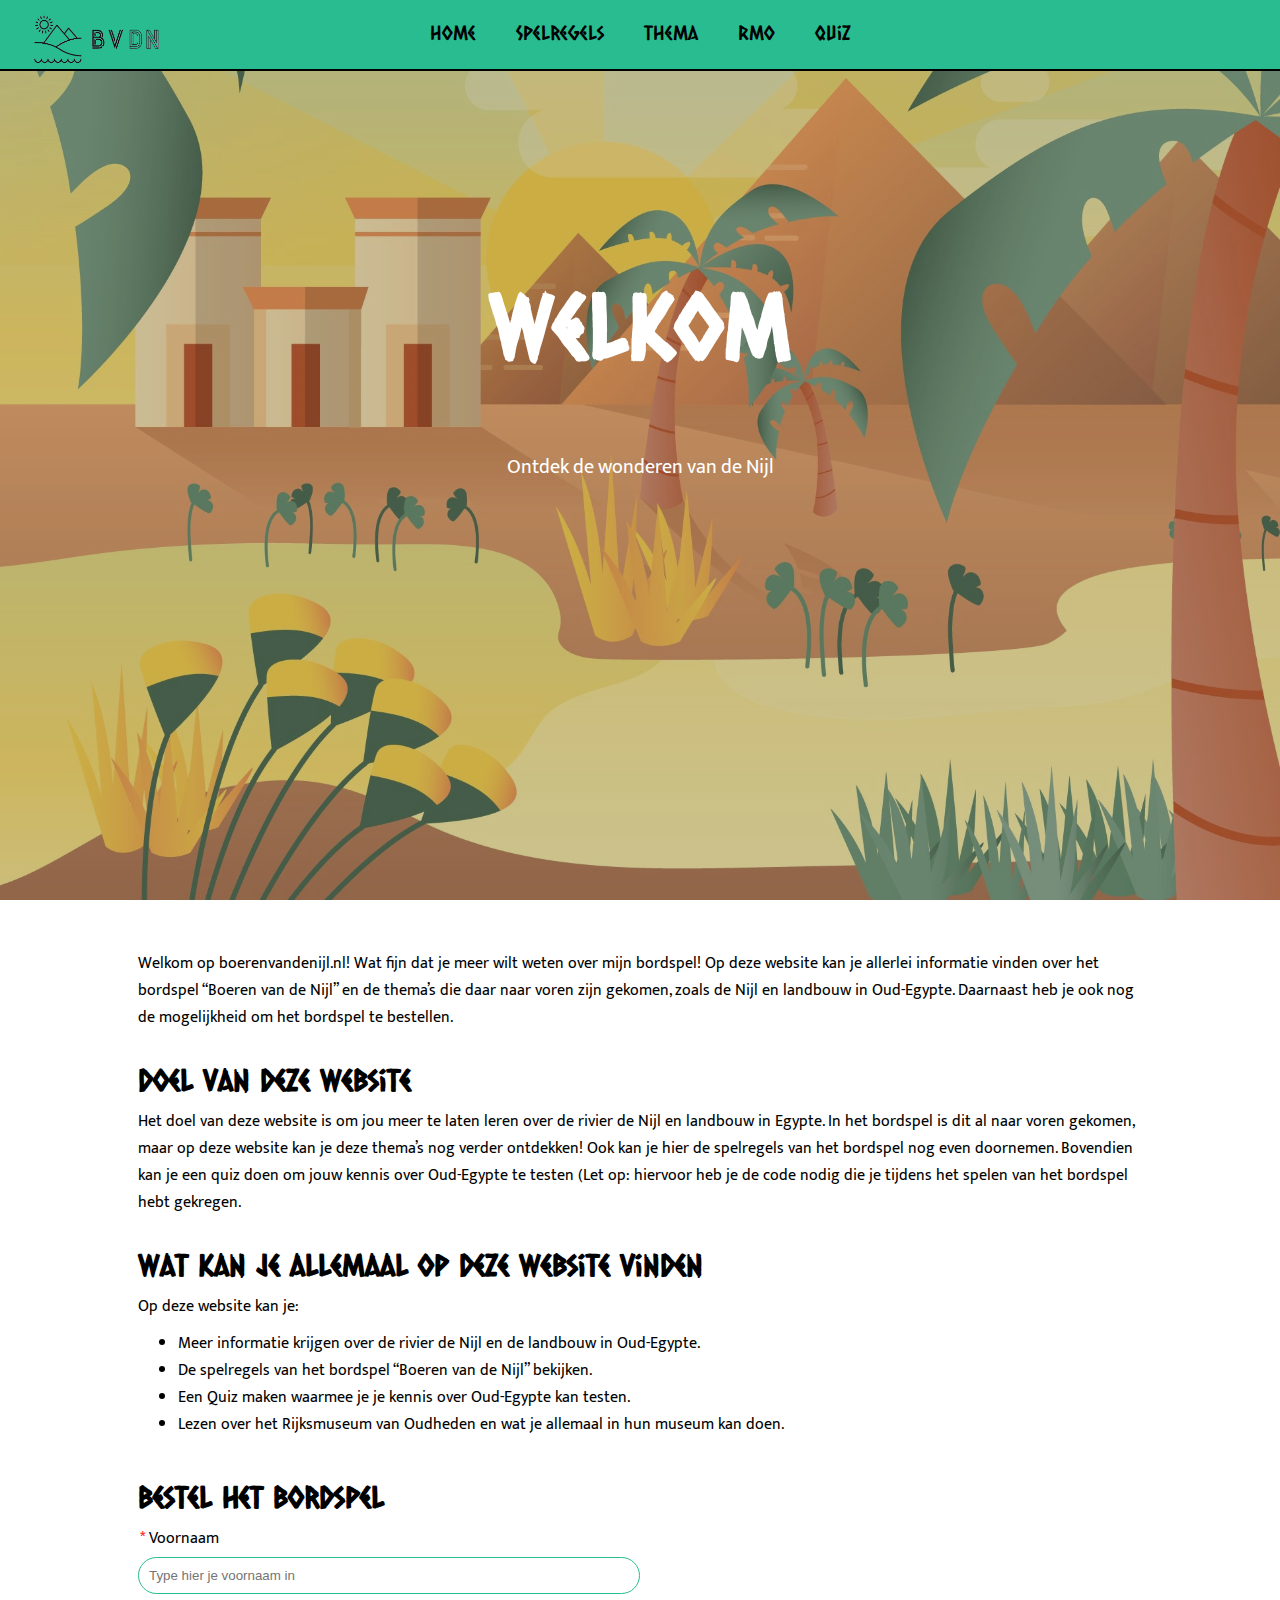
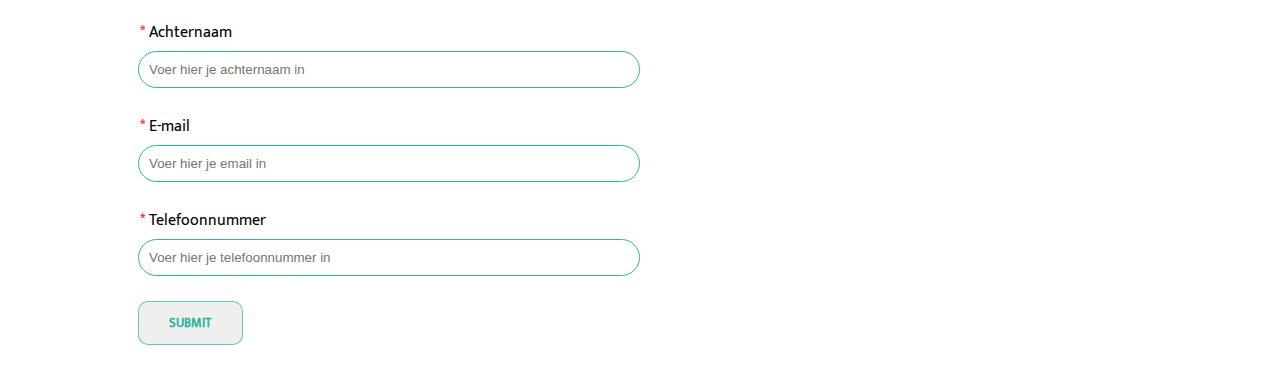
<file: index.html>
<!DOCTYPE html>
<html lang="nl">
<head>
  <meta charset = "utf-8">
  <meta name="viewport" content="width=device-width, initial-scale=1.0">
  <link rel="stylesheet" href="css/style.css">
  <title>Home</title>
</head>
<body>
<header>
  <nav>
    <div class="container">
      <img src="img/logo.png" alt="logo" class="logo">
      <div class="menuicon" id="nav-toggle"></div>
    </div>
    <ul id="nav-menu">
      <li><a href="index.html">Home</a></li>
      <li><a href="spelregels.html">Spelregels</a></li>
      <li><a href="thema.html">Thema</a></li>
      <li><a href="rmo.html">RMO</a></li>
      <li><a href="quiz.html">Quiz</a></li>
    </ul>
  </nav>
  <!-- Ik gebruik hier in div, zodat ik de h1 tag en p tag bij elkaar kan wrappen en samen kan stylen -->
    <div class="introduction">
        <h1 class="intro-title">Welkom</h1>
        <p class="intro-text">Ontdek de wonderen van de Nijl</p>
    </div>
</header>
<main>
<section>
  <article>
    <p>Welkom op boerenvandenijl.nl! Wat fijn dat je meer wilt weten over mijn bordspel! Op deze website kan je allerlei informatie vinden over het bordspel “Boeren van de Nijl” en de thema’s die daar naar voren zijn gekomen, zoals de Nijl en landbouw in Oud-Egypte. Daarnaast heb je ook nog de mogelijkheid om het bordspel te bestellen.</p>
  </article>
  <article>
    <h2>Doel van deze website</h2>
    <p class="intro">Het doel van deze website is om jou meer te laten leren over de rivier de Nijl en landbouw in Egypte. In het bordspel is dit al naar voren gekomen, maar op deze website kan je deze thema’s nog verder ontdekken! Ook kan je hier de spelregels van het bordspel nog even doornemen. Bovendien kan je een quiz doen om jouw kennis over Oud-Egypte te testen (Let op: hiervoor heb je de code nodig die je tijdens het spelen van het bordspel hebt gekregen.</p>
  </article>
  <article>
    <h2>Wat kan je allemaal op deze website vinden</h2>
    <p>Op deze website kan je: </p>
    <ul>
      <li>Meer informatie krijgen over de rivier de Nijl en de landbouw in Oud-Egypte.</li>
      <li>De spelregels van het bordspel “Boeren van de Nijl” bekijken.</li>
      <li>Een Quiz maken waarmee je je kennis over Oud-Egypte kan testen. </li>
      <li>Lezen over het Rijksmuseum van Oudheden en wat je allemaal in hun museum kan doen. </li>
    </ul>
  </article>
</section>
<section class="orderform">
  <h2>Bestel het bordspel</h2>
  <form action="#" method="post">
    <label class="required">
      Voornaam<br />
      <input type="text" name="voornaam" placeholder="Type hier je voornaam in" required/>
    </label>
    <br />
    <label class="required">
      Achternaam<br />
      <input type="text" name="achternaam" placeholder="Voer hier je achternaam in" required/>
   </label>
   <br />
   <label class="required">
     E-mail <br/>
     <input type="email" name="email" placeholder="Voer hier je email in" required/>
   </label>
   <br />
   <label class="required">
     Telefoonnummer<br/>
     <input type="tel" name="phone" placeholder="Voer hier je telefoonnummer in" required/>
   </label>
   <br />
  <input type="submit" class="sendorder"/>
 </form>
</section>
</main>
<script src ="js/main.js"></script>
</body>
</html>
</file>
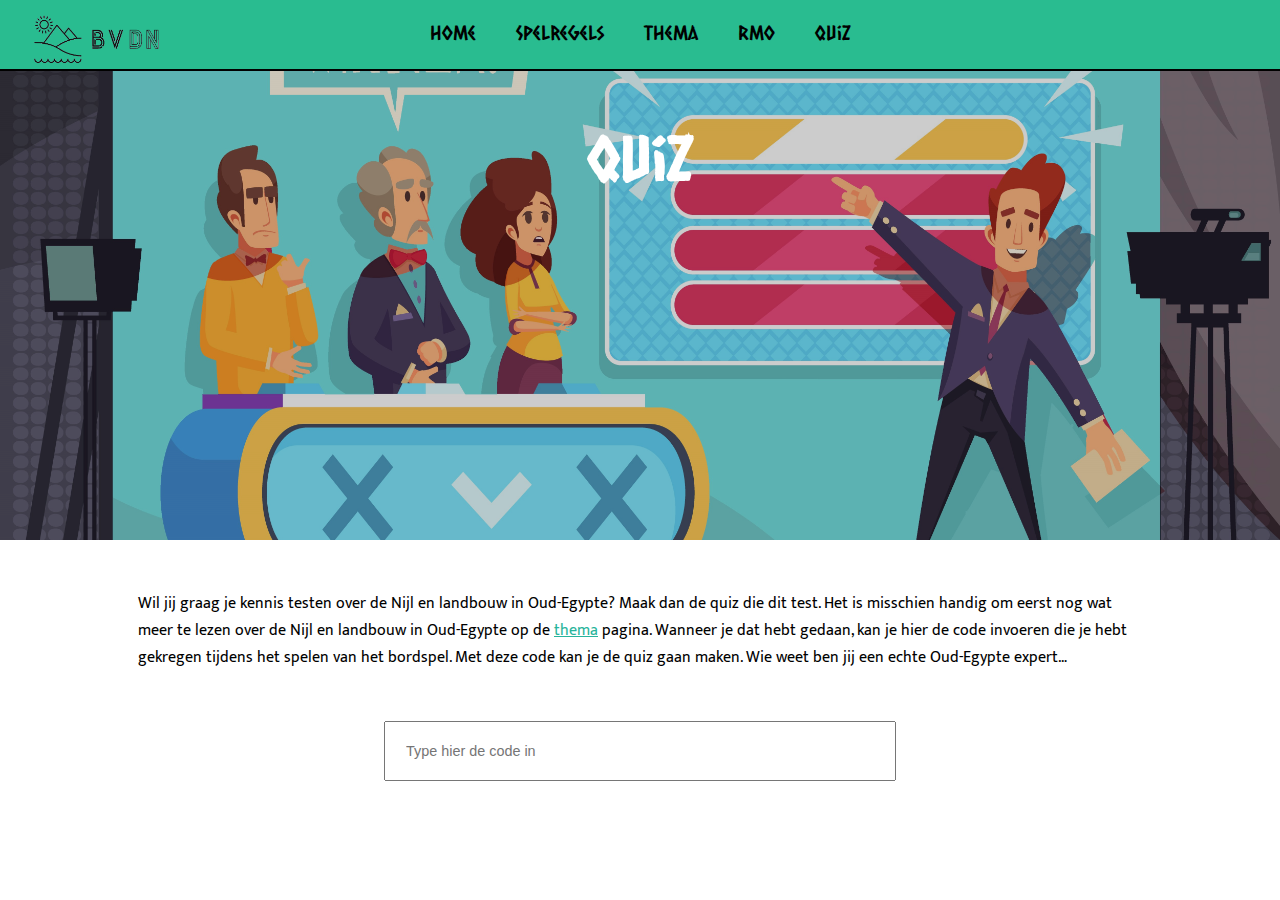
<file: quiz.html>
<!DOCTYPE html>
<html lang="nl">
<head>
  <meta charset = "utf-8">
  <meta name="viewport" content="width=device-width, initial-scale=1.0">
  <link rel="stylesheet" href="css/style.css">
  <title>Home</title>
</head>
<body>
<header>
  <nav>
    <div class="container">
      <img src="img/logo.png" alt="logo" class="logo">
      <div class="menuicon" id="nav-toggle"></div>
    </div>
    <ul id="nav-menu">
      <li><a href="index.html">Home</a></li>
      <li><a href="spelregels.html">Spelregels</a></li>
      <li><a href="thema.html">Thema</a></li>
      <li><a href="rmo.html">RMO</a></li>
      <li><a href="quiz.html">Quiz</a></li>
    </ul>
    </nav>
    <h1 class="quiz-title">Quiz</h1>
</header>
<main>
<section>
    <p>Wil jij graag je kennis testen over de Nijl en landbouw in Oud-Egypte? Maak dan de quiz die dit test. Het is misschien handig om eerst nog wat meer te lezen over de Nijl en landbouw in Oud-Egypte op de <a href="thema.html">thema</a> pagina.  Wanneer je dat hebt gedaan, kan je hier de code invoeren die je hebt gekregen tijdens het spelen van het bordspel. Met deze code kan je de quiz gaan maken. Wie weet ben jij een echte Oud-Egypte expert…</p>
    <div class="codebarWrapper" id="js--codebar">
      <input type="text" class="codebar" id="codebar" placeholder="Type hier de code in">
    </div>
</section>
<section class="quiz">
<form id="quiz-form" name="quiz" class="quiz-form" action="#" method="post">
  <h2>Quiz</h2>
  <fieldset class="questions-wrapper">
    <p class="questions">Wat is de Nijl? </p>
    <input type="radio" class="mc" name="question1" value="rivier">Een rivier <br />
    <input type="radio" class="mc" name = "question1" value="ocean">Een oceaan <br />
    <input type="radio" class="mc" name="question1" value="stad">Een stad<br />
  </fieldset>
  <fieldset class="questions-wrapper">
    <p class="questions">Wie was de god Hapi? </p>
    <input type="radio" class="mc" name="question2" value="onderwereld">Hij was de god van het dodenrijk<br />
    <input type="radio" class="mc" name="question2" value="nijl">Hij was de god van de Nijl<br />
    <input type="radio" class="mc" name="question2" value="zon">Hij was de god van de zon <br />
  </fieldset>
  <fieldset class="questions-wrapper">
    <p class="questions">Hoe lang is de nijl in kilometers </p>
    <input type="radio" class="mc" name="question3" value="200">200 kilometer<br />
    <input type="radio" class="mc" name="question3" value="6650">6650 kilometer<br />
    <input type="radio" class="mc" name="question3" value="18900">18900 kilometer <br />
  </fieldset>
  <fieldset class="questions-wrapper">
    <p class="questions">Welke godin beschermde de Nijl volgens de Egyptenaren </p>
    <input type="radio" class="mc" name="question4" value="satet">Satet<br />
    <input type="radio" class="mc" name="question4" value="isis">Isis<br />
    <input type="radio" class="mc" name="question4" value="hathor">Hathor<br />
  </fieldset>
  <fieldset class="questions-wrapper">
    <p class = "questions">Wat was het belangrijkste gewas in Oud-Egypte?</p>
    <input type="radio" class="mc" name="question6" value="papyrus">Papyrus <br />
    <input type="radio" class="mc" name="question6" value="gerst">Gerst<br />
    <input type="radio" class="mc" name="question6" value="graan">Graan<br />
  </fieldset>
  <fieldset class="questions-wrapper">
    <p class = "questions">In welk continent ligt de Nijl?</p>
    <input type="radio" class="mc" name="question5" value="afrika">Afrika<br />
    <input type="radio" class="mc" name="question5" value="europa">Europa<br />
    <input type="radio" class="mc" name="question5" value="azie">Azië<br />
  </fieldset>
  <fieldset class="questions-wrapper">
     <p class="questions">Waarom was landbouw mogelijk in Oud-Egypte</p>
     <input type="radio" class="mc" name="question7" value="regen">Het regende in Oud-Egypte<br />
     <input type="radio" class="mc" name="question7" value="overstroming">Door de overstroming van de Nijl<br />
     <input type="radio" class="mc" name="question7" value="goden">De goden maakten dit mogelijk<br />
   </fieldset>
   <fieldset class="questions-wrapper">
     <p class = "questions">Wanneer overstroomde de Nijl</p>
     <input type="radio" class="mc" name="question8" value="zomer">Juni tot september<br />
     <input type="radio" class="mc" name="question8" value="herfst">Oktober tot februari<br />
     <input type="radio" class="mc" name="question8" value="lente">Maart tot mei<br />
   </fieldset>
   <fieldset class="questions-wrapper">
     <p class = "questions">Wanneer begon het zaaiseizoen?</p>
     <input type="radio" class="mc" name="question9" value="juli">In juli<br />
     <input type="radio" class="mc" name="question9" value="maart">In maart<br />
     <input type="radio" class="mc" name="question9" value="oktober">In oktober<br />
   </fieldset>
   <fieldset class="questions-wrapper">
     <p class ="questions">Hoe noemde de Egyptenaren het overstromingsseizoen? </p>
     <input type="radio" class="mc" name="question10" value="shemu">Shemu <br />
     <input type="radio" class="mc" name="question10" value="peret">Peret <br />
     <input type="radio" class="mc" name="question10" value="ahket">Ahket<br />
   </fieldset>
   <button class="submit" type="button" onclick="check();">Ik ben klaar!</button>
 </form>
</section>
<!-- Modal pop up nadat je de quiz heb gemaakt -->
  <div class="modal-overlay" id="modal">
    <div class="modalcontent">
      <a class="closebtn" id="closing">X</a>
      <div class="modalbody">
        <p id ="number-correct"></p>
        <p id="message"></p>
      </div>
   </div>
 </div>
</main>
<script src ="js/quizvragen.js"></script>
<script src ="js/main.js"></script>
</body>
</html>
</file>
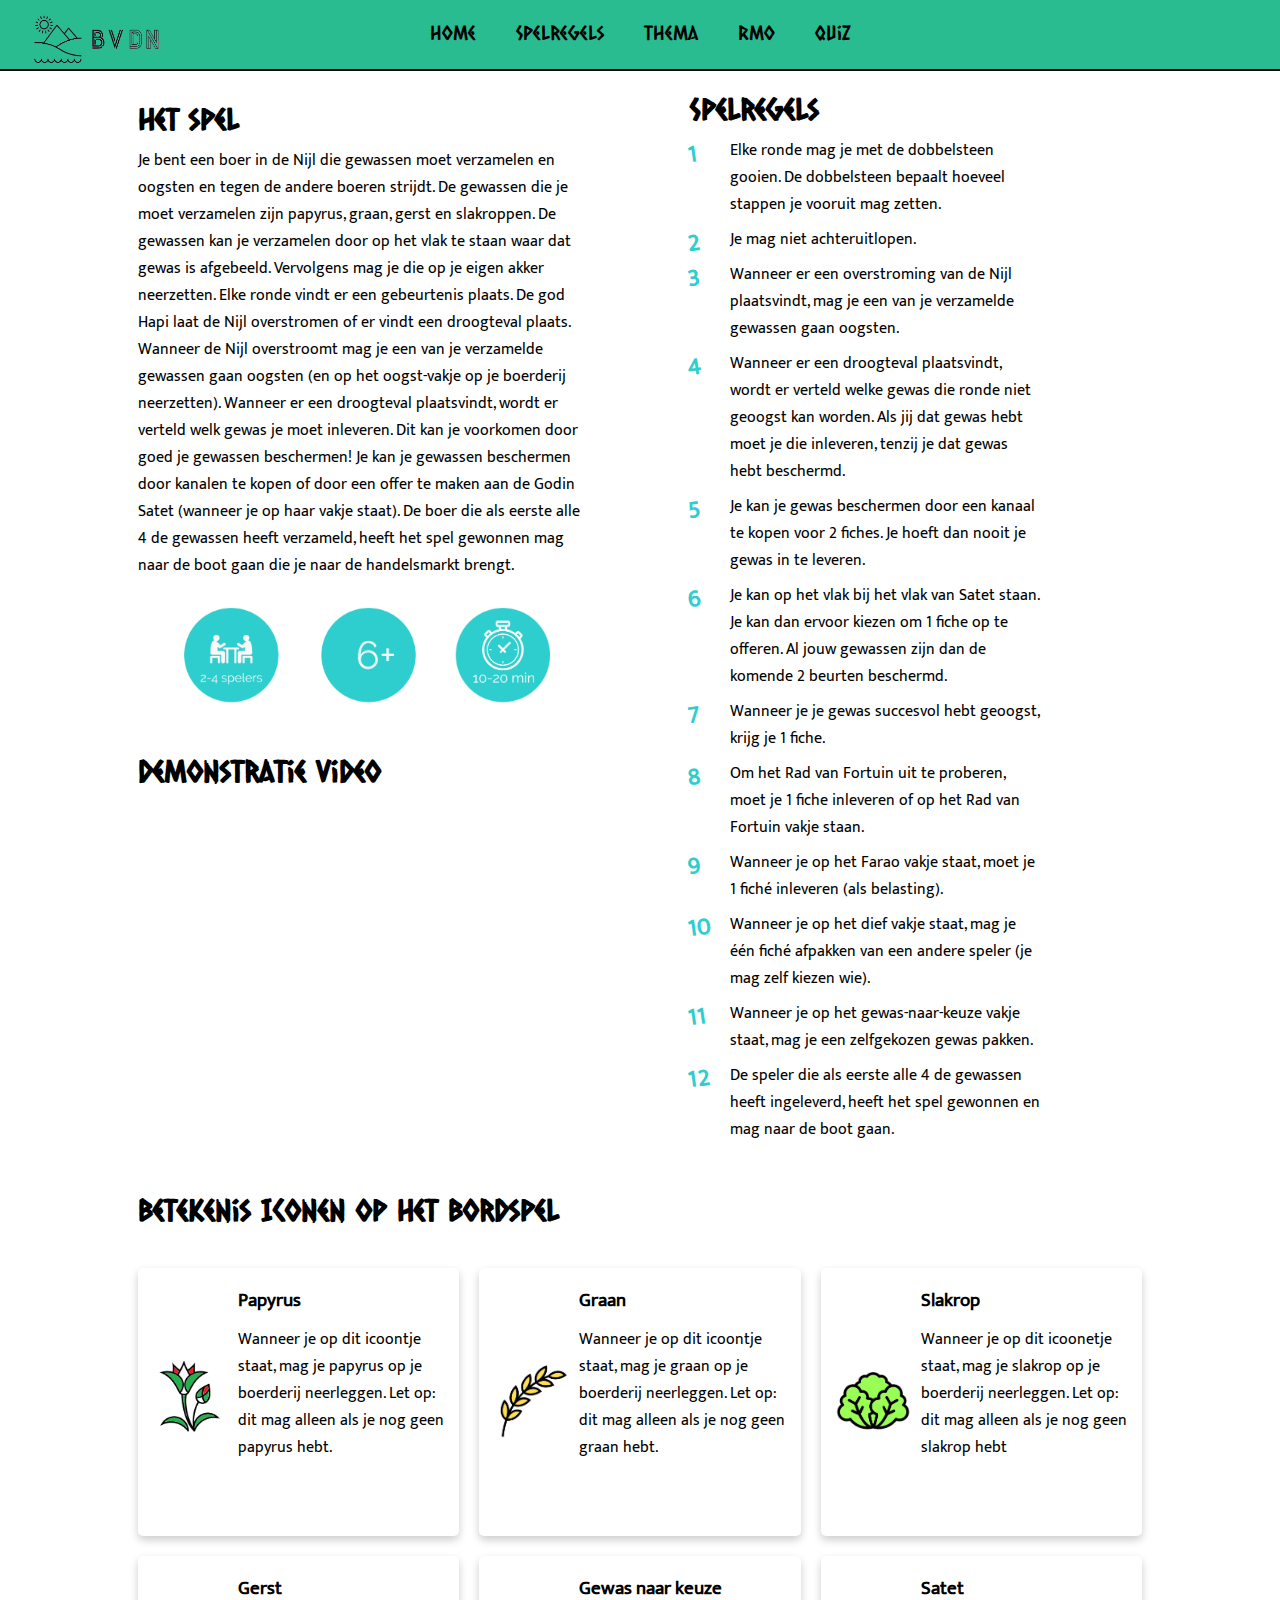
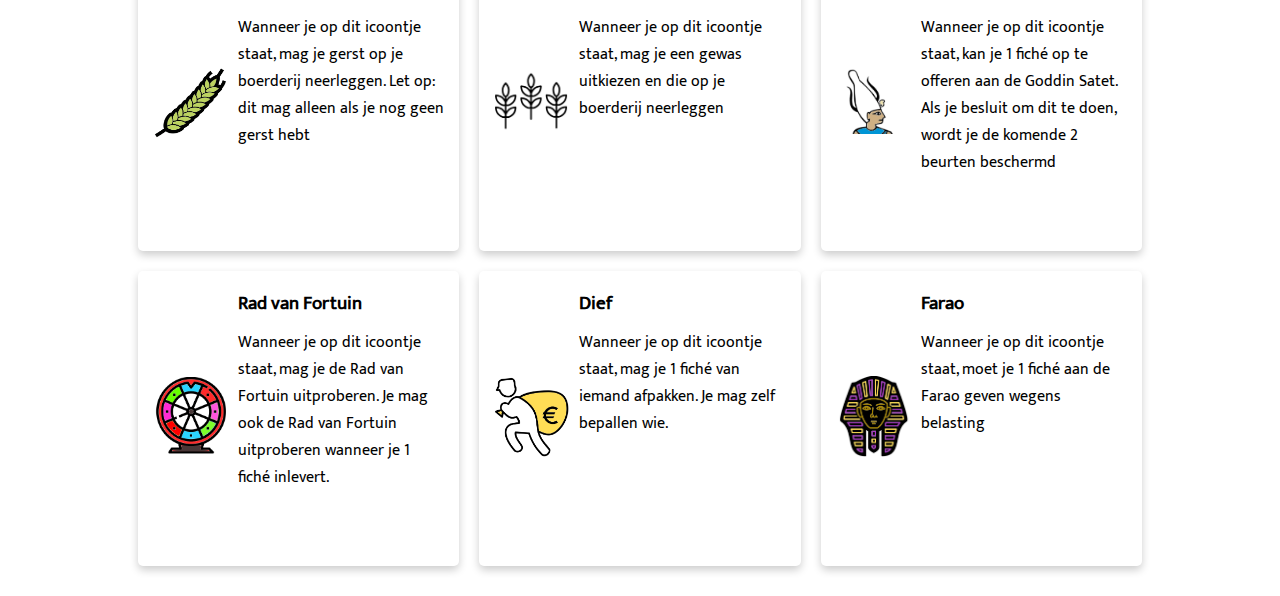
<file: spelregels.html>
<!DOCTYPE html>
<html lang="nl">
<head>
  <meta charset = "utf-8">
  <meta name="viewport" content="width=device-width, initial-scale=1.0">
  <link rel="stylesheet" href="css/style.css">
  <title>Home</title>
</head>
<body>
<header>
  <nav>
    <div class="container">
      <img src="img/logo.png" alt="logo" class="logo">
      <div class="menuicon" id="nav-toggle"></div>
    </div>
    <ul id="nav-menu">
      <li><a href="index.html">Home</a></li>
      <li><a href="spelregels.html">Spelregels</a></li>
      <li><a href="thema.html">Thema</a></li>
      <li><a href="rmo.html">RMO</a></li>
      <li><a href="quiz.html">Quiz</a></li>
    </ul>
  </nav>
</header>
<main>
<!-- ik gebruik hier een div, om de twee secties met elkaar te wrappen, zodat ik ze met grid naast elkaar kan zetten-->
<div class="wrapper">
  <section>
      <article>
        <h2>Het spel</h2>
        <p>Je bent een boer in de Nijl die gewassen moet verzamelen en oogsten en tegen de andere boeren strijdt. De gewassen die je moet verzamelen zijn papyrus, graan, gerst en slakroppen. De gewassen kan je verzamelen door op het vlak te staan waar dat gewas is afgebeeld.  Vervolgens mag je die op je eigen akker neerzetten. Elke ronde vindt er een gebeurtenis plaats. De god Hapi laat de Nijl overstromen of er vindt een droogteval plaats. Wanneer de Nijl overstroomt mag je een van je verzamelde gewassen gaan oogsten (en op het oogst-vakje op je boerderij neerzetten). Wanneer er een droogteval plaatsvindt, wordt er verteld welk gewas je moet inleveren. Dit kan je voorkomen door goed je gewassen beschermen! Je kan je gewassen beschermen door kanalen te kopen of door een offer te maken aan de Godin Satet (wanneer je op haar vakje staat). De boer die als eerste alle 4 de gewassen heeft verzameld, heeft het spel gewonnen mag naar de boot gaan die je naar de handelsmarkt brengt. </p>
        <figure>
          <img src="img/spelspecificaties.png" alt="Spelspecificaties" class="gamespecifications">
        </figure>
      </article>
      <article>
      <h2>Demonstratie video</h2>
      <!-- iframe repsonsive maken -->
      <div class="iframe-video-container">
        <iframe class="responsive-iframe-video" src="https://www.youtube.com/embed/98jzfHNLLqU" allow="accelerometer; autoplay; encrypted-media; gyroscope; picture-in-picture" allowfullscreen></iframe>
      </div>
    </article>
  </section>
  <section>
    <h2>Spelregels</h2>
    <ol>
      <li>Elke ronde mag je met de dobbelsteen gooien. De dobbelsteen bepaalt hoeveel stappen je vooruit mag zetten. </li>
      <li>Je mag niet achteruitlopen.</li>
      <li>Wanneer er een overstroming van de Nijl plaatsvindt, mag je een van je verzamelde gewassen gaan oogsten.</li>
      <li>Wanneer er een droogteval plaatsvindt, wordt er verteld welke gewas die ronde niet geoogst kan worden. Als jij dat gewas hebt moet je die inleveren, tenzij je dat gewas hebt beschermd.</li>
      <li>Je kan je gewas beschermen door een kanaal te kopen voor 2 fiches. Je hoeft dan nooit je gewas in te leveren.  </li>
      <li>Je kan op het vlak bij het vlak van Satet staan. Je kan dan ervoor kiezen om 1 fiche op te offeren. Al jouw gewassen zijn dan de komende 2 beurten beschermd.</li>
      <li>Wanneer je je gewas succesvol hebt geoogst, krijg je 1 fiche.</li>
      <li>Om het Rad van Fortuin uit te proberen, moet je 1 fiche inleveren of op het Rad van Fortuin vakje staan.</li>
      <li>Wanneer je op het Farao vakje staat, moet je 1 fiché inleveren (als belasting).</li>
      <li>Wanneer je op het dief vakje staat, mag je één fiché afpakken van een andere speler (je mag zelf kiezen wie).</li>
      <li>Wanneer je op het gewas-naar-keuze vakje staat, mag je een zelfgekozen gewas pakken.</li>
      <li>De speler die als eerste alle 4 de gewassen heeft ingeleverd, heeft het spel gewonnen en mag naar de boot gaan.</li>
    </ol>
  </section>
</div>
<section>
  <h2>Betekenis Iconen op het bordspel</h2>
  <article class="display-grid">
      <article class="grid-item">
        <figure class="nested-grid">
          <img src="img/iconen/papyrus.png" alt="Papyrus">
        </figure>
        <div class="container-text">
          <h3>Papyrus</h3>
          <p>Wanneer je op dit icoontje staat, mag je papyrus op je boerderij neerleggen. Let op: dit mag alleen als je nog geen papyrus hebt.</p>
        </div>
      </article>
      <article class="grid-item">
        <figure class="nested-grid">
          <img src="img/iconen/graan.png" alt="Graan">
        </figure>
        <div class="container-text">
          <h3>Graan</h3>
          <p>Wanneer je op dit icoontje staat, mag je graan op je boerderij neerleggen. Let op: dit mag alleen als je nog geen graan hebt.</p>
        </div>
      </article>
      <article class="grid-item">
        <figure class="nested-grid">
          <img src="img/iconen/slakrop.png" alt="Slakrop">
        </figure>
        <div class="container-text">
          <h3>Slakrop</h3>
          <p>Wanneer je op dit icoonetje staat, mag je slakrop op je boerderij neerleggen. Let op: dit mag alleen als je nog geen slakrop hebt</p>
        </div>
      </article>
      <article class="grid-item">
        <figure class="nested-grid">
          <img src="img/iconen/gerst.png" alt="Gerst">
        </figure>
        <div class="container-text">
          <h3>Gerst</h3>
          <p>Wanneer je op dit icoontje staat, mag je gerst op je boerderij neerleggen. Let op: dit mag alleen als je nog geen gerst hebt</p>
        </div>
      </article>
      <article class="grid-item">
        <figure class="nested-grid">
          <img src="img/iconen/gewasnaarkeuze.png" alt="Gewas naar keuze">
        </figure>
        <div class="container-text">
          <h3>Gewas naar keuze</h3>
          <p>Wanneer je op dit icoontje staat, mag je een gewas uitkiezen en die op je boerderij neerleggen</p>
        </div>
      </article>
      <article class="grid-item">
        <figure class="nested-grid">
          <img src="img/iconen/satet.png" alt="Satet">
        </figure>
        <div class="container-text">
          <h3>Satet</h3>
          <p>Wanneer je op dit icoontje staat, kan je 1 fiché op te offeren aan de Goddin Satet. Als je besluit om dit te doen, wordt je de komende 2 beurten beschermd</p>
        </div>
      </article>
      <article class="grid-item">
        <figure class="nested-grid">
          <img src="img/iconen/radvanfortuin.png" alt="Rad van Fortuin">
        </figure>
        <div class="container-text">
          <h3>Rad van Fortuin</h3>
          <p> Wanneer je op dit icoontje staat, mag je de Rad van Fortuin uitproberen. Je mag ook de Rad van Fortuin uitproberen wanneer je 1 fiché inlevert.</p>
        </div>
      </article>
      <article class="grid-item">
        <figure class="nested-grid">
          <img src="img/iconen/dief.png" alt="Dief">
        </figure>
        <div class="container-text">
          <h3>Dief</h3>
          <p>Wanneer je op dit icoontje staat, mag je 1 fiché van iemand afpakken. Je mag zelf bepallen wie.</p>
        </div>
      </article>
      <article class="grid-item">
        <figure class="nested-grid">
          <img src="img/iconen/farao.png" alt="Farao">
        </figure>
        <div class="container-text">
          <h3>Farao</h3>
          <p>Wanneer je op dit icoontje staat, moet je 1 fiché aan de Farao geven wegens belasting</p>
        </div>
      </article>
    </article>
  </section>
</main>
<script src ="js/main.js"></script>
</body>
</html>
</file>
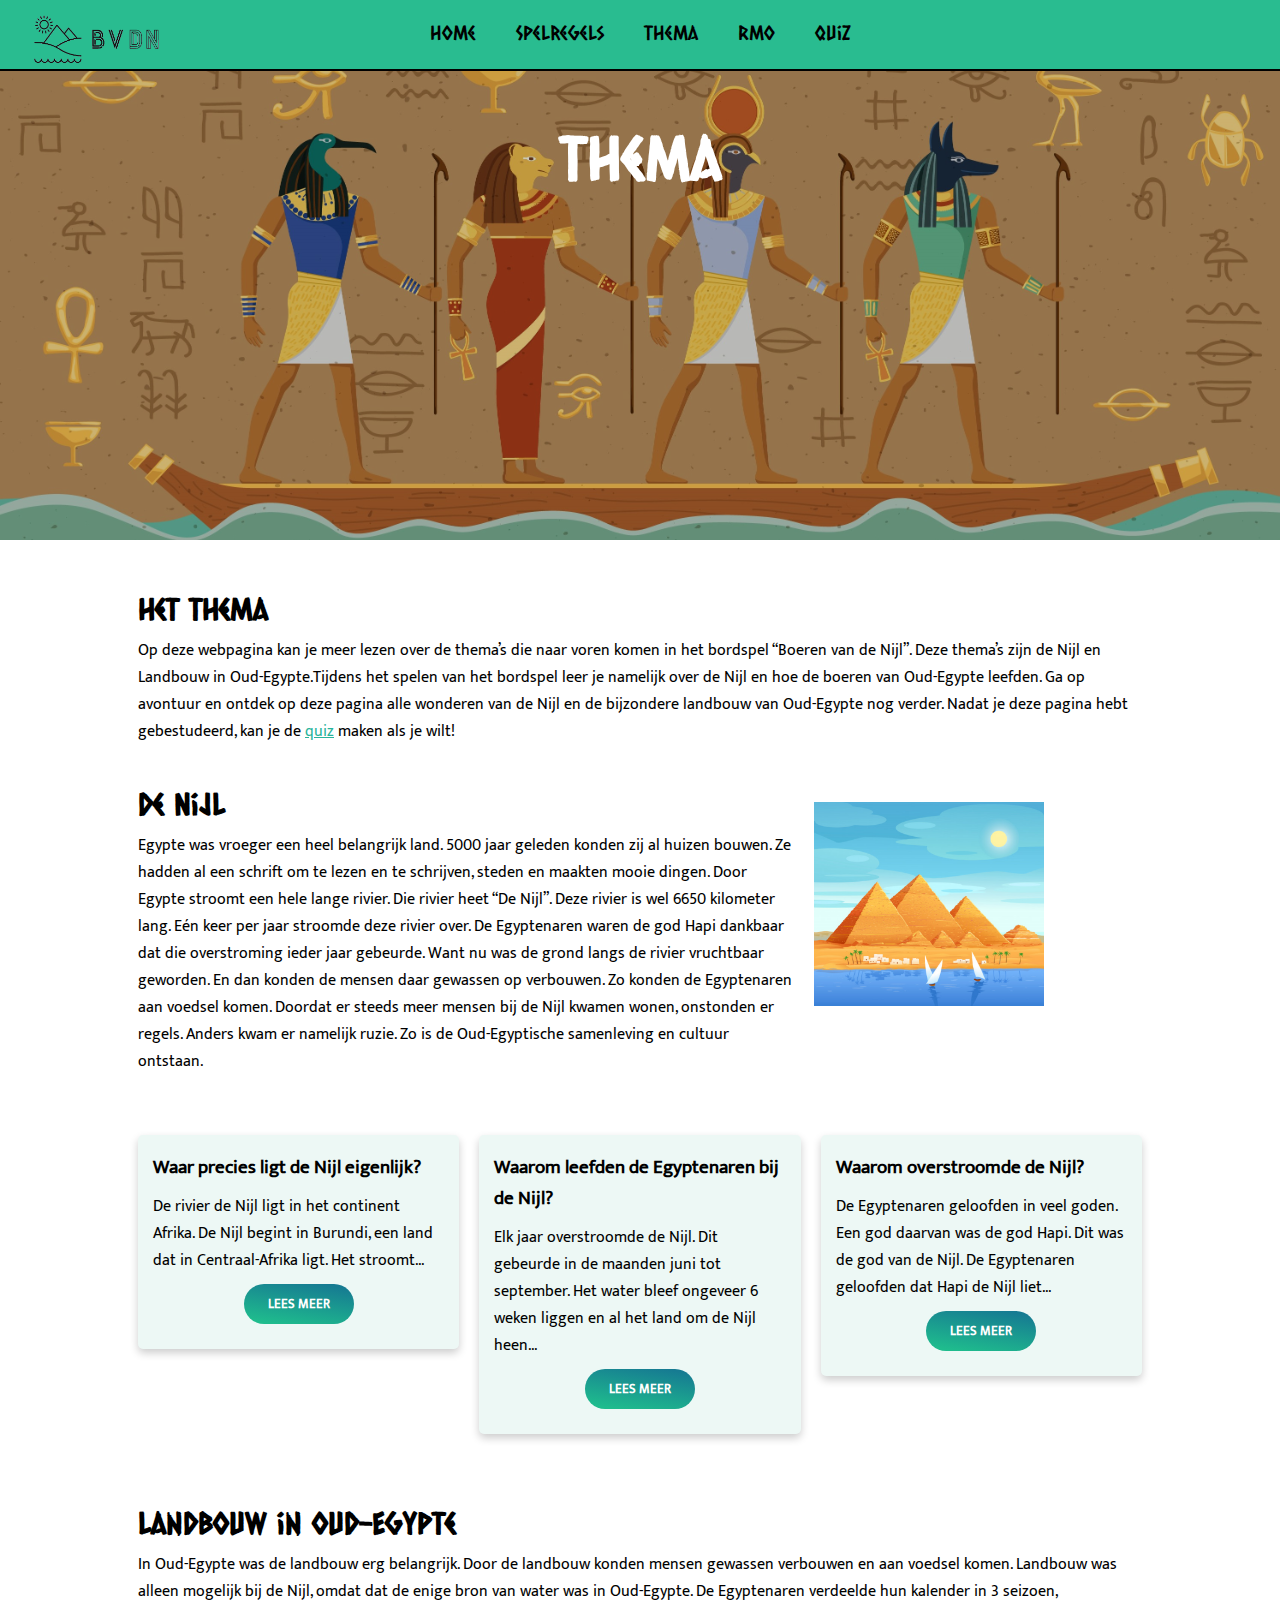
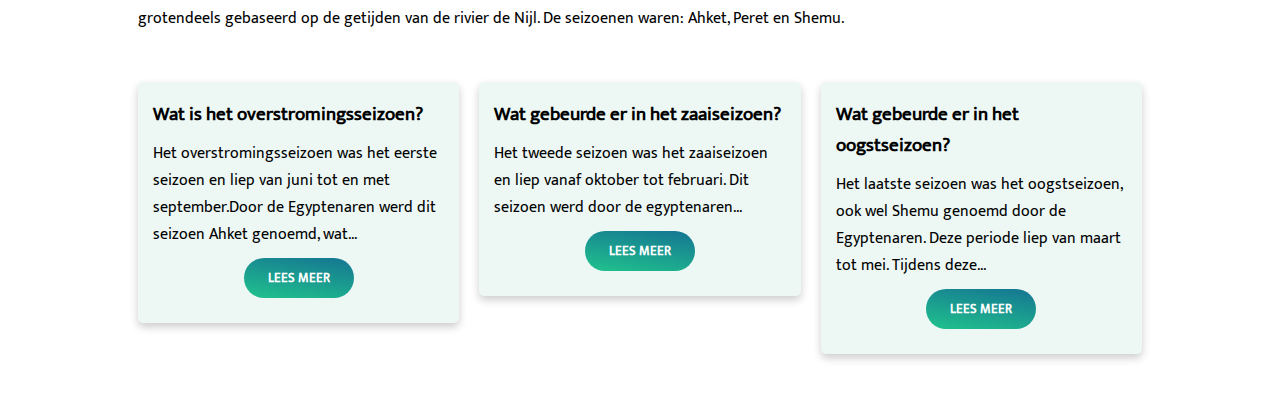
<file: thema.html>
<!DOCTYPE html>
<html lang="nl">
<head>
  <meta charset = "utf-8">
  <meta name="viewport" content="width=device-width, initial-scale=1.0">
  <link rel="stylesheet" href="css/style.css">
  <title>Home</title>
</head>
<body>
<header>
  <nav>
    <div class="container">
      <img src="img/logo.png" alt="logo" class="logo">
      <div class="menuicon" id="nav-toggle"></div>
    </div>
    <ul id="nav-menu">
      <li><a href="index.html">Home</a></li>
      <li><a href="spelregels.html">Spelregels</a></li>
      <li><a href="thema.html">Thema</a></li>
      <li><a href="rmo.html">RMO</a></li>
      <li><a href="quiz.html">Quiz</a></li>
    </ul>
  </nav>
  <h1 class="theme-bg">Thema</h1>
</header>
<main>
  <section>
    <h2>Het thema</h2>
    <p class="intro">Op deze webpagina kan je meer lezen over de thema’s die naar voren komen in het bordspel “Boeren van de Nijl”.  Deze thema’s zijn de Nijl en Landbouw in Oud-Egypte.Tijdens het spelen van het bordspel leer je namelijk over de Nijl en hoe de boeren van Oud-Egypte leefden. Ga op avontuur en ontdek op deze pagina alle wonderen van de Nijl en de bijzondere landbouw van Oud-Egypte nog verder. Nadat je deze pagina hebt gebestudeerd, kan je de <a href="quiz.html">quiz</a> maken als je wilt!</p>
  </section>
  <section>
    <h2>De Nijl</h2>
    <!-- Ik gebruik nog een section, zodat ik de foto en tekst naast elkaar kan stylen op laptop. Op mobiel zijn de foto en tekst onder elkaar-->
    <section class="display-grid-picture">
        <p> Egypte was vroeger een heel belangrijk land. 5000 jaar geleden konden zij al huizen bouwen. Ze hadden al een schrift om te lezen en te schrijven, steden en maakten mooie dingen. Door Egypte stroomt een hele lange rivier. Die rivier heet “De Nijl”.  Deze rivier is wel 6650 kilometer lang. Eén keer per jaar stroomde deze rivier over. De Egyptenaren waren de god Hapi dankbaar dat die overstroming ieder jaar gebeurde. Want nu was de grond langs de rivier vruchtbaar geworden. En dan konden de mensen daar gewassen op verbouwen. Zo konden de Egyptenaren aan voedsel komen. Doordat er steeds meer mensen bij de Nijl kwamen wonen, onstonden er regels. Anders kwam er namelijk ruzie. Zo is de Oud-Egyptische samenleving en cultuur ontstaan.</p>
        <figure>
          <img src="img/themepage-nile.png" class="theme-img-nile" alt="De Nijl">
        </figure>
      </section>
    </section>
  <section class="grid-layout">
    <article id="first-grid-item" class="readmore-grid-item">
      <h3>Waar precies ligt de Nijl eigenlijk?</h3>
        <!-- Ik gebruik in de p tags, meerdere span tags. Dit doe ik omdat ik een span tag gebruik om puntjes te laten zien en om de tekst dat je te zien krijgt als je op de read more button klikt, te groeperen. Ik gebruik span, omdat dit  elementen zijn die dezelfde regel kunnen delen met andere elementen en niet vooraf gegaan en gevolgd worden door de overgang naar een nieuwe regel.-->
      <p>De rivier de Nijl ligt in het continent Afrika. De Nijl begint in Burundi, een land dat in Centraal-Afrika ligt. Het stroomt<span class="dots">...</span><span class="readmore"> door naar Noordoost-Afrika en uiteindelijk stroomt de Nijl door tot Egypte. Tenslotte stroomt de rivier de Middellandse Zee in. De Nijl hielp de Egyptenaren bij de handel. De Nijl was namelijk de snelste en gemakkelijkste manier om van plaats van plaats te reiden in Oud-Egypte. Er werden dus veel producten via de Nijl vervoerd.</span></p>
      <button onclick="readMore('first-grid-item');" class="readmore-btn" type="button">Lees meer</button>
    </article>
    <article id="second-grid-item" class="readmore-grid-item">
      <h3>Waarom leefden de Egyptenaren bij de Nijl?</h3>
      <p>Elk jaar overstroomde de Nijl. Dit gebeurde in de maanden juni tot september. Het water bleef ongeveer 6 weken liggen en al het land om de Nijl heen<span class="dots">...</span> <span class="readmore"> stond onderwater. Dit was het oogstseizoen. Tijdens dat seizoen konden de Egyptenaren niet op land werken. Aan het einde van het oogstseizoen stroomde het water langzaam weer weg. Er werd een vruchtbare grond achter gelaten. De Egyptenaren waar hier heel blij mee, want dan konden ze hun gewassen verbouwen en zo kwamen de Egyptenaren aan voedsel. In Egypte viel er bijna nooit neerslag en daarom was de Nijl de enige bron van water om gewassen te kunnen verbouwen en om aan eten te komen. Hierdoor legden boeren veel akkers langs de Nijl en gingen steeds meer Egyptenaren zich langs de Nijl vestigen. De Nijl werd ook de hoofdroute voor transport en handel in Egypte.</span> </p>
      <button onclick="readMore('second-grid-item');" class="readmore-btn" type="button">Lees meer</button>
    </article>
    <article id="third-grid-item" class="readmore-grid-item">
      <h3>Waarom overstroomde de Nijl?</h3>
      <p>De Egyptenaren geloofden in veel goden. Een god daarvan was de god Hapi. Dit was de god van de Nijl. De Egyptenaren geloofden dat Hapi de Nijl liet<span class="dots">...</span> <span class="readmore"> overstromen. Voor Hapi werden er tempels gebouwd. Hier brachten de Egyptenaren offers (meestal voedsel) en vroegen ze of Hapi de Nijl kon laten overstromen. Nu weten dat de Nijl overstroomde door het regenseizoen Ethiopië dat van eind mei tot begin september duurde.  Als het in Ethiopië regende, kwam er veel regenwater in de Nijl terecht. Hierdoor werd de Nijl steeds breder en breder. Zo breed dat de oevers in Egypte bijna elk jaar overstroomden. </span></p>
      <button onclick="readMore('third-grid-item');" class="readmore-btn" type="button">Lees meer</button>
    </article>
  </section>
 <section>
   <h2>Landbouw in Oud-Egypte</h2>
   <p>In Oud-Egypte was de landbouw erg belangrijk. Door de landbouw konden mensen gewassen verbouwen en aan voedsel komen. Landbouw was alleen mogelijk bij de Nijl, omdat dat de enige bron van water was in Oud-Egypte. De Egyptenaren verdeelde hun kalender in 3 seizoen, grotendeels gebaseerd op de getijden van de rivier de Nijl. De seizoenen waren: Ahket, Peret en Shemu.</p>
   <section class ="grid-layout">
     <article id="fourth-grid-item" class="readmore-grid-item">
       <h3>Wat is het overstromingsseizoen?</h3>
       <p> Het overstromingsseizoen was het eerste seizoen en liep van juni tot en met september.Door de Egyptenaren werd dit seizoen Ahket genoemd, wat<span class="dots">...</span> <span class="readmore"> overstroming betekent. Tijdens deze periode konden de boeren niet werken op het land omdat dit overstroomd was. De boeren onderhielden de dijken en kanalen die de dorpen beschermden tegen het water van de Nijl. Veel boeren hielpen ook mee bij het bouwen van piramides voor de farao. Soms was er te weinig water van de Nijl. De oevers droogden uit. Hierdoor konden de boeren bijna niets zaaien en oogsten en dat betekende dat veel mensen honger hadden. In sommige jaren was er juist te veel water van de Nijl. Boerderijen stonden onder water en hun huizen en stallen gingen kapot. Sommige boeren bouwden een dijk rond hun akkers. Ze maakt een muur van aarde die water tegenhield. Dit maakte het leven langs de Nijl een stuk veiliger. Andere boeren groeven kanalen van de Nijl naar hun akkers toe. Via de kanalen kon het water nu het hele jaar door bij de akkers komen. Ook waren er boeren die grote vijvers maakten. Bij overstromingen kwamen de akkers dan niet onder water te staan, maar liepen de vijvers vol. De boeren goten dan zelf zakken vol water over de akkers. Niet te veel en niet te weinig, precies zoals zij het wilden. De boeren konden het water leiden naar plaatsen waar het niet vanzelf kwam. Dit heet irrigatie.</span> </p>
       <button onclick="readMore('fourth-grid-item');" class="readmore-btn" type="button">Lees meer</button>
     </article>
     <article id="fifth-grid-item" class="readmore-grid-item">
       <h3>Wat gebeurde er in het zaaiseizoen?</h3>
       <p>Het tweede seizoen was het zaaiseizoen en liep vanaf oktober tot februari. Dit seizoen werd door de egyptenaren<span class="dots">...</span><span class="readmore"> Peret genoemd. Na de overstroming van de Nijl, waren de oevers van de Nijl nat en vruchtbaar. Tijdens deze periode zakte het water van de Nijl en begonnen de boeren hun akkers te bewerken. De boeren zaaiden ook hun gewassen in de grond. Boeren verbouwden gewassen zoals tarwe, gerst en papyrus. Daarnaast verbouwden de boeren ook fruit en groenten. Het belangrijkste gewas was <strong>graan</strong>. De Egyptenaren gebruikten graan om brood en pap te maken. Graan werd als eerst verbouwd na het overstromingsseizoen. Nadat graan werd verbouwd, werden andere groenten verbouwd, zoals uien, komkommer, slakroppen en bonen.</span></p>
       <button onclick="readMore('fifth-grid-item');" class="readmore-btn" type="button">Lees meer</button>
     </article>
     <article id="sixth-grid-item" class="readmore-grid-item">
       <h3>Wat gebeurde er in het oogstseizoen?</h3>
       <p>Het laatste seizoen was het oogstseizoen, ook wel Shemu genoemd door de Egyptenaren. Deze periode liep van maart tot mei. Tijdens deze<span class="dots">...</span> <span class="readmore"> periode werden de gewassen die in zaaiseizoen waren geplant verzameld en geoogst. De Egyptenaren bouweden ook dijken en kanalen om hun gewassen te beschermen tegen de Nijl. Dit heet irrigatie.</span> </p>
       <button onclick = "readMore('sixth-grid-item');" class="readmore-btn" type="button">Lees meer</button>
     </article>
   </section>
 </section>
</main>
<script src="js/main.js"></script>
</body>
</html>
</file>
<file: css/style.css>
*{
  margin: 0;
  padding: 0;
  box-sizing: border-box;
}

body {
    animation: fadeInAnimation ease 3s;
    animation-iteration-count: 1;
    animation-fill-mode: forwards;
}

/* algemene dingen stylen*/
main{
  width: 90%;
  margin-left: auto;
  margin-right: auto;
  margin-bottom: 20px;
  padding: 10px 10px;
}

article{
  margin-top: 10px;
  margin-bottom: 30px;
}

section{
  margin-top: 40px;
}

p{
  font-family: 'Mukta';
  margin-bottom: 10px;
}

h1{
  padding-top: 120px;
  font-size: 60px;
  text-align: center;
  color: white;
  font-family: 'Caesar Dressing';
}

h2{
  font-family: 'Caesar Dressing';
  font-size: 23px;
  margin-bottom: 10px;
}

h3{
  font-family: 'Mukta';
  margin-top: 2px;
  margin-bottom: 10px;
}

a{
  font-family: 'Mukta';
  color: #28B49B;
}

button{
  cursor: pointer;
}

ol {
  max-width: 350px;
  counter-reset: my-awesome-counter;
  list-style: none;
  padding-left: 40px;
}
ol li {
  margin: 0 0 8px 0;
  counter-increment: my-awesome-counter;
  font-family: 'Mukta';
  position: relative;
}
ol li::before {
  content: counter(my-awesome-counter);
  font-size: 24px;
  font-weight: bold;
  position: absolute;
  --size: 32px;
  left: calc(-1 * var(--size) - 10px);
  line-height: var(--size);
  width: var(--size);
  height: var(--size);
  transform: rotate(-8deg);
  color: #2ECECE;
}

nav{
  width: 100%;
  display: flex;
  flex-direction: column;
  justify-content: center;
  align-items: center;
  position: fixed;
  z-index: 1;
  background-color:  #29BC90;

}

nav ul{
  max-height: 0;
  text-align: center;
  transition: max-height 0.5s ease-in-out;
  position: relative;
  margin: 0;
  padding: 0;
  list-style: none;
  overflow: hidden;
  flex-direction: column;
  justify-content: center;
  list-style: none;
  padding-left: 0px;
  background-color:  #29BC90;

}

nav ul li{
  width: 75vw;
  padding-top: 10px;
  padding-bottom: 5px;
}

nav ul li a{
  font-size: 20px;
  color: black;
  font-family: 'Caesar Dressing';
  color: black;
  text-decoration: none;
  transition: all 0.8s ease;
}

nav ul li a:hover{
  color: white;
}

#nav-menu.active{
	max-height: 260px;
}

li{
  font-family: 'Mukta';
  width: 75vw;
}

ul{
  padding-left: 40px;
}

form input[type=text], input[type=email], input[type=tel] {
    border: 1.5px solid #29BC90;
    padding: 10px 10px;
    margin-top: 5px;
    margin-bottom: 25px;
    border-radius: 28px;
    width: 90%;
}

label{
  font-family: 'Mukta';
}

/*menuicon stylen*/
/*Ik gebruik dezelfde kleur en achtergrondkleur, omdat ik omdat ik hier de menuicon stijl met before en after. Zonder dezelfde achtergrondkleur en kleur te gebruiken, krijg ik niet een 3 streepjes onder elkaar*/
.menuicon{
  transition: .2s ease-out;
  margin-top: 30px;
  margin-right: 30px;
  background: black;
  color: black;
  height: 3px;
  position: relative;
  width: 25px;
}

.menuicon:after {
  transition: .2s ease-out;
  background: black;
  content: '';
  height: 100%;
  position: absolute;
  width: 100%;
  top: -8px;
}

.menuicon:before {
  transition: .2s ease-out;
  top: 8px;
  background: black;
  content: '';
  /*display: block;*/
  height: 100%;
  position: absolute;
  width: 100%;

}

#nav-toggle.active{
  background: transparent;
}
#nav-toggle.active::before{
  transition: .2s ease-out;
  transform: rotate(45deg);
  top: 0;
}
#nav-toggle.active::after{
  transition: .2s ease-out;
  transform: rotate(-45deg);
  top: 0;
}

.logo{
  margin-top: 20px;
  margin-left: 20px;
  height:  7vh;
}

.container{
  width: 100%;
  display: flex;
  justify-content: space-between;
  border-bottom: 2px solid black;
}

/*Home pagina stylen*/
.introduction{
  background: url('../img/homepage-bg.jpg')   rgba(0, 0, 0, 0.2);
  background-size:cover;
  background-blend-mode: overlay;
  background-repeat: no-repeat;
  background-position: left;
  background-size: cover;
  width: 100%;
  height: 60vh;
  margin-left: 0px;
  margin-right: 0px;
  margin-bottom: 0px;
  padding: 0px 0px;
}

.intro-text{
  text-align: center;
  padding-top: 10px;
  padding-top: 20px;
  text-align: center;
  font-size: 20px;
  color: white;
}

.required::before {
  content: "*";
  color: red;
  margin-left:2px;
}

.sendorder{
  font-family: 'Mukta';
  text-transform: uppercase;
  font-weight: bold;
  padding: 10px 30px;
  border: 1.5px solid rgba(42, 187, 155, 0.7);
  color: #28B49B;
  box-shadow: rgba(42, 187, 155, 0.4) 0px 0px 0px 0px inset;
  transition: all 0.5s ease-in;
  border-radius: 10px;
}

.sendorder:hover{
  color:  #FFF;
  box-shadow: rgba(42, 187, 155, 0.7) 0px 0px 0px 30px inset;
}

/*Spelregels stylen*/
.wrapper{
  margin-top: 80px;
}

.display-grid{
  display: grid;
  grid-template-columns: 1fr;
  grid-template-areas:"grid-item";
 }

.grid-item{
  display: grid;
  grid-template-columns: 1fr 3fr;
  grid-column-gap: 10px;
  grid-template-areas: "figure div";
  margin-top: 30px;
  padding: 15px 15px;
  border-radius: 5px;
  box-shadow: 0 4px 8px 0 rgba(0,0,0,0.2);
}

.nested-grid{
  margin-top: auto;
  margin-bottom: auto;

}

.nested-grid img{
  width: 75px;
}

.grid-item p{
  margin-bottom: 0px;
  padding: 0px;
}

.iframe-video-container{
  position: relative;
  width: 100%;
  overflow: hidden;
  padding-top: 56.25%
}

.responsive-iframe-video{
  position: absolute;
  top: 0;
  left: 0;
  bottom: 0;
  right: 0;
  width: 100%;
  height: 100%;
  border: none;
}

/*RMO pagina stylen*/
.rmo {
  background: url('../img/museum.jpg')   rgba(0, 0, 0, 0.2);
  background-size:cover;
  background-position: center;
  background-blend-mode: overlay;
  background-repeat: no-repeat;
  background-size: cover;
  width: 100%;
  height: 60vh;
  margin-left: 0px;
  margin-right: 0px;
  margin-bottom: 0px;
  padding: 0px 0px;
  text-align: center;
  padding-top: 120px;
}

.grid-rmo{
  display: grid;
  grid-template-columns: 1fr;
  grid-template-areas:"article";
  grid-column-gap: 20px;
  grid-row-gap: 20px;
}

.iframe-maps-container{
  height: 50vh;
}

/*Quiz pagina stylen*/
.gamespecifications{
  width: 100%;
  height: 30%;
  display: block;
  margin-left: auto;
  margin-right: auto;
  margin-top: 10px;
}

.quiz-title{
  background: url('../img/quiz.jpg')   rgba(0, 0, 0, 0.2);
  background-size:cover;
  background-position: center;
  background-blend-mode: overlay;
  background-repeat: no-repeat;
  background-size: cover;
  width: 100%;
  height: 60vh;
  margin-left: 0px;
  margin-right: 0px;
  margin-bottom: 0px;
  padding: 0px 0px;
  text-align: center;
  color: white;
  padding: 120px;
}

.codebarWrapper{
  text-align: center;
}

.codebar{
  padding: 20px;
  margin-top: 40px;
  width: 60vw;
  font-size: 90%;
}

.questions{
  font-weight: bold;
  color: #484848;
  padding: 5px 0px;
  font-size: 18px;
  margin-bottom: 0px;
}

.quiz-form{
  margin-top: 10px;
  position: absolute;
  display: none;
  font-family: 'Mukta';
  position: absolute;
  margin-right: 20px;
}

.questions-wrapper{
  border: none;
  background-color: #D1EAE1;
  padding: 10px 10px;
  width: 100%;
  margin-bottom: 10px;
  border-radius: 5px;
}

.mc{
  margin-left: 5px;
  margin-right: 10px;
}


.iframe-maps-container{
  position: relative;
  width: 100%;
  overflow: hidden;
  padding-top: 56.25%
}

.iframe-responsive-maps{
  position: absolute;
  top: 0;
  left: 0;
  bottom: 0;
  right: 0;
  width: 100%;
  height: 100%;
  border: none;
}

/*Modal in quizpagina stylen*/
.modal-overlay{
  background-color: rgba(0,0,0,0.5);
  position: fixed;
  left: 0;
  top: 0;
  height: 100vh;
  width: 100%;
  display: none;
  justify-content: center;
  align-items: center;
}

.modalbody{
  border: 1px solid #C0C7C6;
  margin-top: 50px;
  padding: 10px;
  margin-left: 0px;
  margin-right: 0px;
}

.modalcontent{
  background-color: #D5F9F4;
  border-radius: 5px;
  text-align: center;
  width: 80%;
  color: black;
}

.closebtn{
  padding: 10px 10px;
  color: black;
  float:right;
  font-size: 25px;
  font-family: 'Mukta';
  padding-right: 10px;
}

.closebtn:hover{
  cursor: pointer;
}

#number-correct{
  font-size: 35px;
  padding-top: 5px;
  font-family: 'Caesar Dressing';
}

#message{
  padding-top: 10px;
}

.submit{
  width: 200px;
    border: 1px solid #2C9273;
    background: none;
    padding: 10px;
    font-size: 20px;
    font-family: 'Mukta';
    cursor: pointer;
    margin-top: 10px;
    transition: 0.8s;
    position: relative;
    overflow: hidden;
    color: #2C9273;
    margin-bottom: 10px;
}

/*Thema pagina*/
.theme-bg{
  background: url('../img/themaachtergrond.jpg')   rgba(0, 0, 0, 0.2);
  background-size:cover;
  background-blend-mode: overlay;
  background-repeat: no-repeat;
  background-position: center;
  background-size: cover;
  width: 100%;
  height: 60vh;
  margin-left: 0px;
  margin-right: 0px;
  margin-bottom: 0px;
  padding: 0px 0px;
  padding-top: 120px;
}

.grid-layout{
  display:grid;
  grid-template-columns: 1fr;
  grid-template-areas:"article";
  grid-column-gap: 20px;
  grid-row-gap: 20px;
}

.display-grid-picture{
  margin-top: 10px;
}

.readmore-grid-item{
  padding: 15px 15px;
  border-radius: 5px;
  box-shadow: 0 4px 8px 0 rgba(0,0,0,0.2);
  background-color: #EDF8F5;
  border-radius: 5px;
}

.readmore-btn{
  text-transform: uppercase;
  display: block;
  margin-bottom: 10px;
  margin-right: auto;
  margin-top: 10px;
  border: none;
  width: 110px;
  height: 40px;
  color: white;
  background: linear-gradient(189.46deg, #167B92 8.58%, #1FBC8D 91.42%);
  border-radius: 20px;
  font-family: 'Mukta';
  font-weight: bold;
  text-align: center;
  margin-left: auto;
}

.readmore{
  display: none;
  height: 0;
}

.theme-img-nile{
  width: 80vw;
}

.information-themes{
  margin-top: 0px;
}
/*fonts*/

/* caesar-dressing-regular - latin */
@font-face {
  font-family: 'Caesar Dressing';
  font-style: normal;
  font-weight: 400;
  src: url('../fonts/caesardressing/caesar-dressing-v8-latin-regular.eot'); /* IE9 Compat Modes */
  src: local('Caesar Dressing'), local('CaesarDressing-Regular'),
       url('../fonts/caesardressing/caesar-dressing-v8-latin-regular.eot?#iefix') format('embedded-opentype'), /* IE6-IE8 */
       url('../fonts/caesardressing/caesar-dressing-v8-latin-regular.woff2') format('woff2'), /* Super Modern Browsers */
       url('../fonts/caesardressing/caesar-dressing-v8-latin-regular.woff') format('woff'), /* Modern Browsers */
       url('../fonts/caesardressing/caesar-dressing-v8-latin-regular.ttf') format('truetype'), /* Safari, Android, iOS */
       url('../fonts/caesardressing/caesar-dressing-v8-latin-regular.svg#CaesarDressing') format('svg'); /* Legacy iOS */
}

/* mukta-regular - latin */
@font-face {
  font-family: 'Mukta';
  font-style: normal;
  font-weight: 400;
  src: url('../fonts/mukta/mukta-v7-latin-regular.eot'); /* IE9 Compat Modes */
  src: local('Mukta Regular'), local('Mukta-Regular'),
       url('../fonts/mukta/mukta-v7-latin-regular.eot?#iefix') format('embedded-opentype'), /* IE6-IE8 */
       url('../fonts/mukta/mukta-v7-latin-regular.woff2') format('woff2'), /* Super Modern Browsers */
       url('../fonts/mukta/mukta-v7-latin-regular.woff') format('woff'), /* Modern Browsers */
       url('../fonts/mukta/mukta-v7-latin-regular.ttf') format('truetype'), /* Safari, Android, iOS */
       url('../fonts/mukta/mukta-v7-latin-regular.svg#Mukta') format('svg'); /* Legacy iOS */
}

/*Animaties met keyframes*/
@keyframes fadeDown{
  0%{
    top: 60%;
  }
  100%{
    top: 100%;
  }
}

@keyframes fadeIn{
  0%{
    left: 0%
  }
  100%{
    left: 50%;
  }
}

@keyframes fadeInDelay{
  0%{
    left: -40%
  }
  90%{
    left: 50%;
  }
}

@keyframes fadeInAnimation {
    0% {
        opacity: 0;
    }
    100% {
        opacity: 1;
     }
}

@media screen and (min-width: 560px){
  form input[type=text], input[type=email], input[type=tel] {
      width: 70%;
  }

  .grid-item{
    width: 60%;
    height:80%;
    margin-left: auto;
    margin-right: auto;
  }

  .modalcontent{
    width: 50%;
  }

  .gamespecifications{
    width: 60%;
  }

  .theme-img-nile{
    width: 50vw;
  }
}

@media screen and (min-width: 900px){
  main{
    width: 80%;
    }

  nav{
    flex-direction: row;
  }

  h2{
    font-size: 30px;
  }

  .intro-title{
    position: absolute;
    padding: 0;
    top: 30%;
    left: 50%;
    transform: translateX(-50%);
    font-size: 90px;
    animation-name: fadeIn;
    animation-duration: 2s;
    animation-timing-function: ease;
  }

  .intro-text{
    position: absolute;
    padding: 0;
    top: 50%;
    left: 50%;
    transform: translateX(-50%);
    animation-name: fadeInDelay;
    animation-duration: 2s;
    animation-timing-function: ease;
    animation-fill-mode: forwards;
  }

  .container{
    top: 0px;
    display: block;
    position: absolute;
    left: 10px;
  }

  .wrapper{
    margin-top: 40px;
  }

  .introduction{
    height: 100vh
  }

  .logo{
    margin-top: 10px;
  }

  .menu{
    display: none;
  }

  .menuicon{
    display: none;
  }

  nav{
    border-bottom: 2px solid black;
  }
  nav ul{
    max-height: none;
    display: flex;
    justify-content: center;
    flex-direction: row; /*alle linkjes onder de navigatie weg*/
  }
  nav ul li{
    width: 20%;
    display: inline-block;
    border-bottom-style: none;
    padding: 0;
    margin:20px;
  }

  .container{
    width: 0;
    height: 0;
    margin: 0px 0px;
  }

  form input[type=text], input[type=email], input[type=tel] {
      width: 50%;
  }

  .display-grid{
    grid-template-columns: 1fr 1fr;
    grid-template-areas:"article article";
    grid-column-gap: 20px;
    grid-row-gap: 20px;
  }

  .grid-item{
    margin-left: 0;
    margin-right: 0;
    width: 100%;
    height: 100%;
  }

  .grid-item:hover{
    transform: translateY(-10px);
  }

  .grid-item{
    transition: all 0.3s ease;
  }
  .grid-rmo{
    grid-template-columns: 1fr 1fr;
    grid-template-areas: "section section";
    box-shadow: 0 4px 8px 0 rgba(0,0,0,0.2);
    background-color: #EDF8F5;
    padding: 20px 20px;
  }

  .wrapper{
    display: grid;
    grid-template-columns: 1fr 1fr;
    grid-template-areas: "section section";
    grid-column-gap: 100px;

  }
  .theme-img-nile{
    width: 40vw;
  }

  .iframe-maps-container{
    width: 60vh;
    height: 50vh;
  }

  li{
    width: auto;
  }
  .codebar{
    width: 40vw;
  }
  .quiz-form{
    animation-name: fadeDown;
    animation-duration: 2s;
    animation-timing-function: ease;
    will-change: transform;
  }
  .modalcontent{
    width: 40%;
  }

  .readmore-grid-item{
    height: fit-content;
  }

  .display-grid-picture{
    display:grid;
    grid-template-columns: 2fr 1fr;
    grid-template-areas:"p figure";
    grid-column-gap: 20px;
    margin-top: 0px;
  }

  .theme-img-nile{
    width: 25vw;
  }

  .gamespecifications{
    width: 100%;
  }

  .submit:hover{
    color: #fff;
  }

 .submit::before{
   content: "";
   position: absolute;
   left: 0;
   width: 100%;
   height: 0%;
   background: #2C9273;
   z-index: -1;
   transition: 0.8s;
   overflow: hidden;
   bottom: 0;
   border-radius: 50% 50% 0 0 ;
 }

 .submit:hover::before{
     height: 180%;
   }
}

@media screen and (min-width: 1160px){
  .display-grid{
    grid-template-columns: 1fr 1fr 1fr;
    grid-template-areas:"article article article";
    grid-column-gap: 20px;
    grid-row-gap: 20px;
  }

  .grid-layout{
    display:grid;
    grid-template-columns: 1fr 1fr 1fr;
    grid-template-areas:"article article article";
    grid-column-gap: 20px;
    grid-row-gap: 20px;
  }

  .gamespecifications{
    width: 30vw;
  }

  .theme-img-nile{
    width: 18vw;
    margin-top: -30px;
  }
}
</file>
